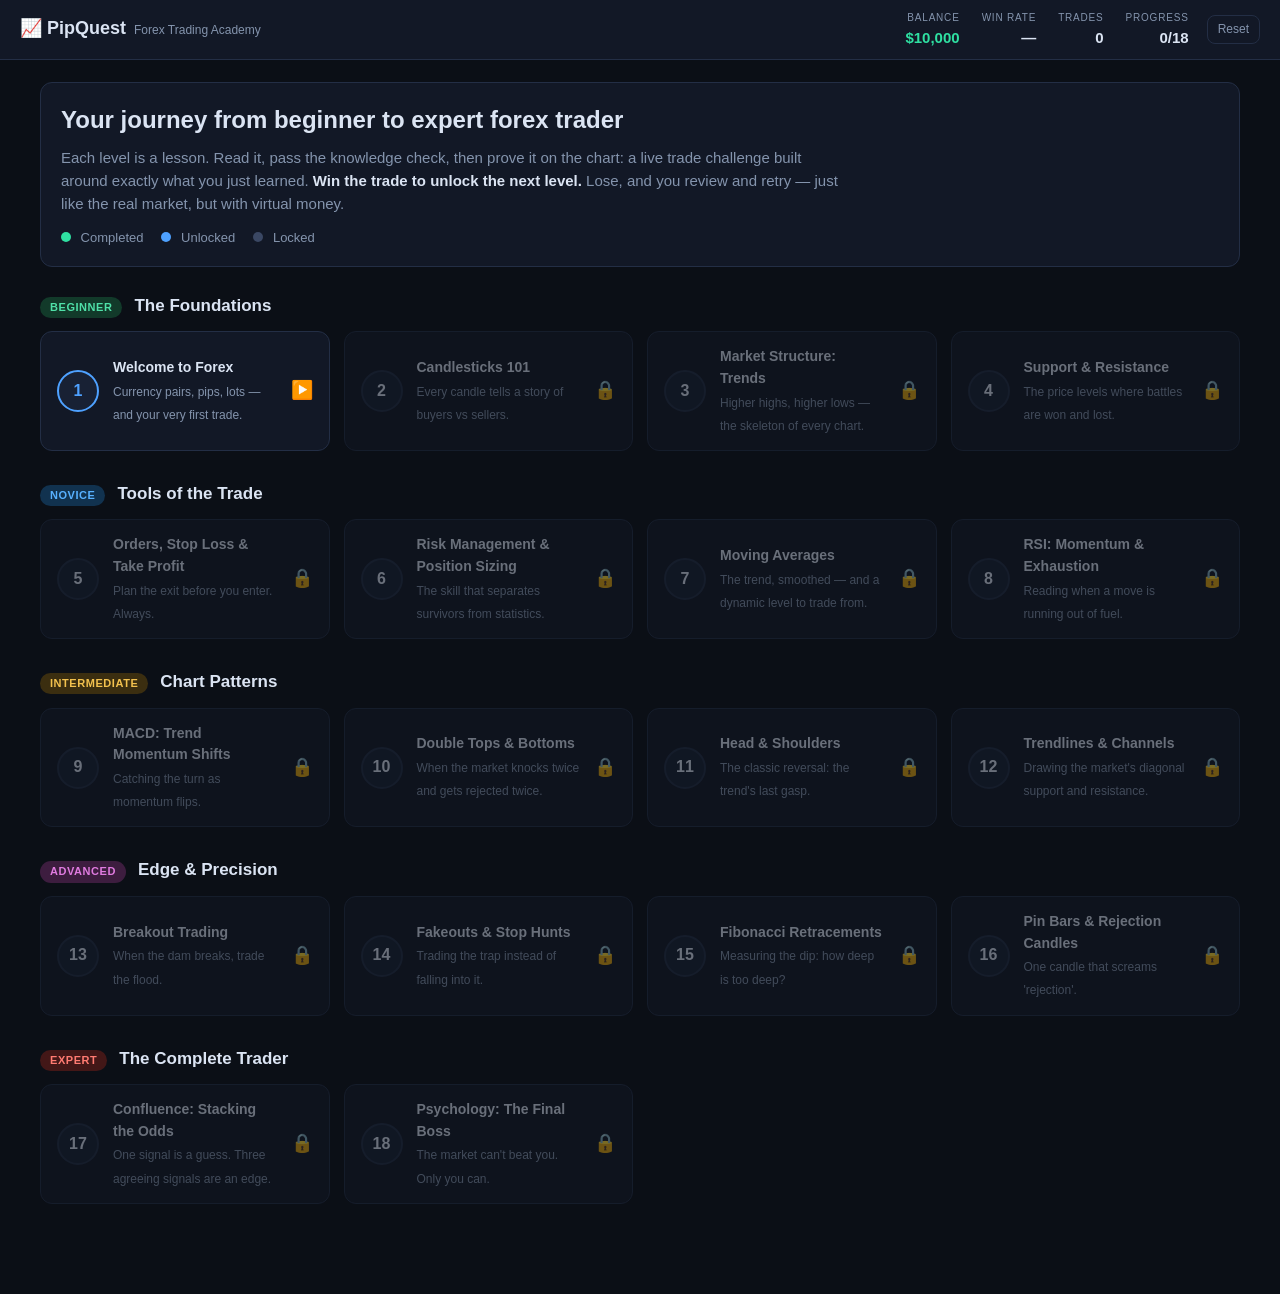
<file: forex-academy/index.html>
<!DOCTYPE html>
<html lang="en">
<head>
<meta charset="UTF-8">
<meta name="viewport" content="width=device-width, initial-scale=1.0">
<title>PipQuest — Forex Trading Academy</title>
<link rel="icon" href="data:image/svg+xml,<svg xmlns='http://www.w3.org/2000/svg' viewBox='0 0 100 100'><text y='.9em' font-size='90'>📈</text></svg>">
<link rel="stylesheet" href="css/style.css">
</head>
<body>

<header class="topbar">
  <div class="brand">📈 <b>PipQuest</b><span>Forex Trading Academy</span></div>
  <div class="hstats">
    <div class="hstat"><label>Balance</label><b id="hud-balance">$10,000</b></div>
    <div class="hstat"><label>Win rate</label><b id="hud-winrate">—</b></div>
    <div class="hstat"><label>Trades</label><b id="hud-trades">0</b></div>
    <div class="hstat"><label>Progress</label><b id="hud-progress">0/18</b></div>
  </div>
  <button id="btn-reset" class="ghost small" title="Reset all progress">Reset</button>
</header>

<main>

  <!-- ============ LEVEL MAP ============ -->
  <section id="view-map" class="view active">
    <div class="map-intro card">
      <h1>Your journey from beginner to expert forex trader</h1>
      <p>Each level is a lesson. Read it, pass the knowledge check, then prove it on the chart:
      a live trade challenge built around exactly what you just learned.
      <b>Win the trade to unlock the next level.</b> Lose, and you review and retry —
      just like the real market, but with virtual money.</p>
      <div class="legend">
        <span><i class="dot done"></i> Completed</span>
        <span><i class="dot open"></i> Unlocked</span>
        <span><i class="dot lock"></i> Locked</span>
      </div>
    </div>
    <div id="map-tiers"></div>
    <div id="practice-slot"></div>
  </section>

  <!-- ============ LESSON ============ -->
  <section id="view-lesson" class="view">
    <div class="viewbar"><button class="ghost" id="btn-back-map">← Level map</button></div>
    <div class="lesson-wrap">
      <div class="lesson-head">
        <span class="lvl-chip" id="lesson-chip"></span>
        <h1 id="lesson-title"></h1>
        <p class="sub" id="lesson-sub"></p>
      </div>
      <article id="lesson-content" class="card lesson-body"></article>
      <div id="quiz-box" class="card"></div>
      <div class="card mission-card">
        <h3>🎯 Your mission</h3>
        <p id="lesson-mission"></p>
        <button id="btn-start-challenge" class="primary big" disabled>Start Trading Challenge</button>
        <p class="muted" id="challenge-lock-note">Pass the knowledge check above to unlock the challenge.</p>
      </div>
    </div>
  </section>

  <!-- ============ GAME ============ -->
  <section id="view-game" class="view">
    <div class="game-top">
      <button class="ghost" id="btn-quit-game">← Exit challenge</button>
      <div class="game-title" id="game-title"></div>
      <div class="pair-chip" id="game-pair"></div>
    </div>
    <div class="game-grid">
      <div class="chart-col card">
        <canvas id="chart"></canvas>
        <canvas id="pane" class="hidden"></canvas>
      </div>
      <aside class="panel card">
        <div class="mission-mini" id="game-mission"></div>

        <div class="panel-sec">
          <label class="sec-label">1 · Direction</label>
          <div class="dir-row">
            <button id="btn-buy" class="dir buy">▲ BUY</button>
            <button id="btn-sell" class="dir sell">▼ SELL</button>
          </div>
        </div>

        <div class="panel-sec">
          <label class="sec-label">2 · Stop loss &amp; take profit <span class="muted">(drag lines on chart or edit)</span></label>
          <div class="order-grid">
            <div class="ofield"><label>Stop loss (pips)</label><input type="number" id="inp-sl" min="5" max="300" step="1"></div>
            <div class="ofield"><label>Take profit (pips)</label><input type="number" id="inp-tp" min="5" max="600" step="1"></div>
            <div class="ofield"><label>Risk per trade</label>
              <select id="sel-risk">
                <option value="0.005">0.5% of balance</option>
                <option value="0.01" selected>1% of balance</option>
                <option value="0.02">2% of balance</option>
              </select>
            </div>
            <div class="ofield readout">
              <div><label>Risk : Reward</label><b id="out-rr">—</b></div>
              <div><label>$ at risk</label><b id="out-risk">—</b></div>
            </div>
          </div>
        </div>

        <label class="toggle"><input type="checkbox" id="chk-analysis" checked> Show analysis overlay</label>

        <button id="btn-execute" class="primary big" disabled>3 · Execute trade</button>

        <div class="speed-row hidden" id="speed-row">
          <button class="ghost" id="btn-speed">Speed ×4</button>
          <button class="ghost" id="btn-skip">Skip to result ⏩</button>
        </div>
        <div class="trade-status" id="trade-status"></div>
      </aside>
    </div>
  </section>

</main>

<div id="modal" class="modal hidden"><div class="modal-card" id="modal-card"></div></div>

<script src="js/market.js"></script>
<script src="js/chart.js"></script>
<script src="js/lessons.js"></script>
<script src="js/app.js"></script>
</body>
</html>
</file>
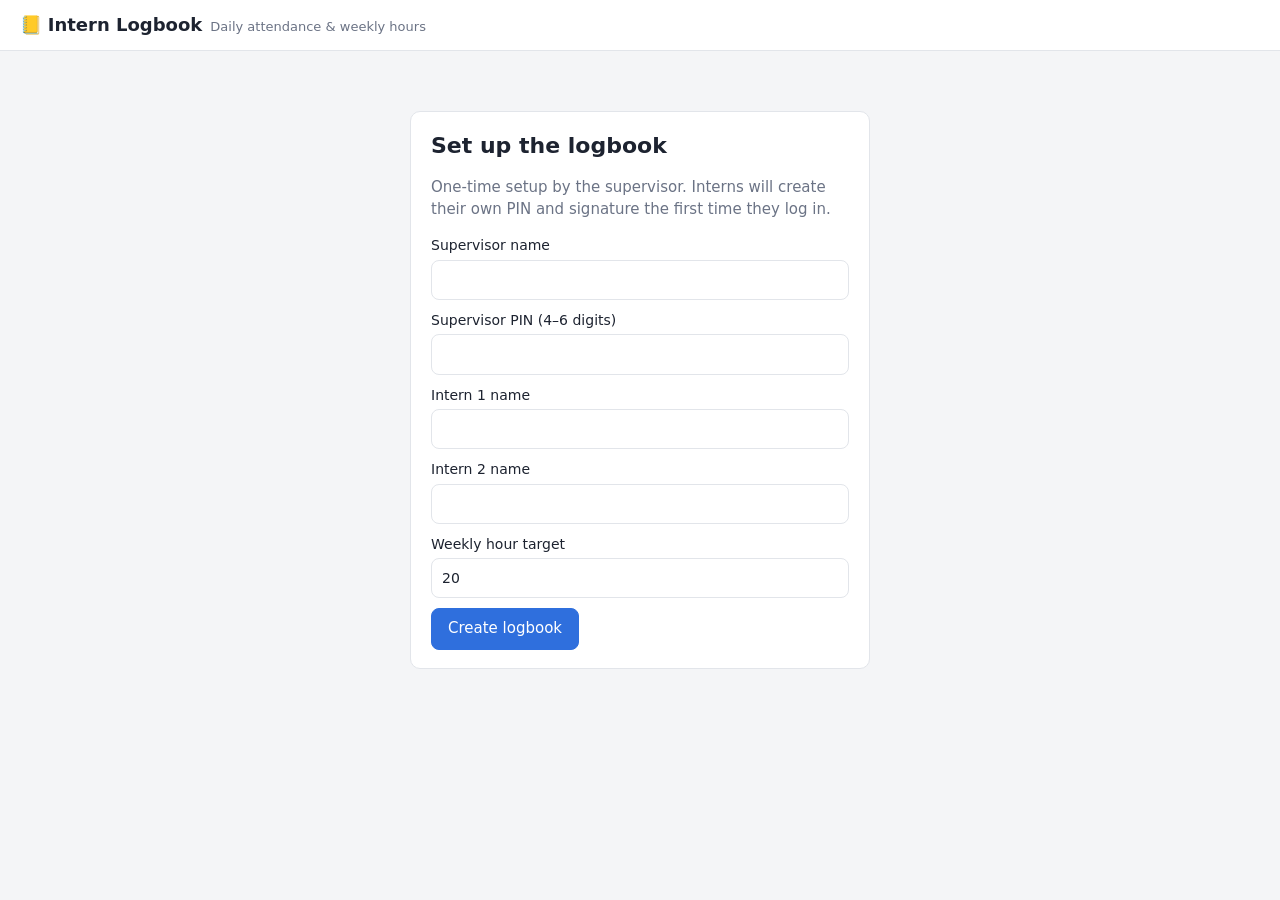
<file: intern-logbook/index.html>
<!DOCTYPE html>
<html lang="en">
<head>
<meta charset="UTF-8">
<meta name="viewport" content="width=device-width, initial-scale=1.0">
<title>Intern Logbook — Attendance</title>
<link rel="stylesheet" href="css/style.css">
</head>
<body>

<header class="topbar">
  <div class="brand">📒 <b>Intern Logbook</b><span>Daily attendance &amp; weekly hours</span></div>
  <div class="who" id="who"></div>
  <button id="btn-logout" class="ghost small hidden">Log out</button>
</header>

<main>

  <!-- ============ FIRST-RUN SETUP (supervisor) ============ -->
  <section id="view-setup" class="view">
    <div class="card narrow">
      <h1>Set up the logbook</h1>
      <p class="muted">One-time setup by the supervisor. Interns will create their own PIN and
      signature the first time they log in.</p>
      <form id="form-setup">
        <label>Supervisor name<input name="supName" required autocomplete="off"></label>
        <label>Supervisor PIN (4–6 digits)<input name="supPin" required inputmode="numeric" pattern="\d{4,6}" type="password"></label>
        <label>Intern 1 name<input name="intern1" required autocomplete="off"></label>
        <label>Intern 2 name<input name="intern2" required autocomplete="off"></label>
        <label>Weekly hour target<input name="target" type="number" min="1" max="80" step="0.5" value="20" required></label>
        <button class="primary" type="submit">Create logbook</button>
      </form>
    </div>
  </section>

  <!-- ============ LOGIN ============ -->
  <section id="view-login" class="view">
    <div class="card narrow">
      <h1>Who's logging in?</h1>
      <div id="login-people" class="people"></div>
      <form id="form-login" class="hidden">
        <p id="login-hint" class="muted"></p>
        <label>PIN<input name="pin" required inputmode="numeric" pattern="\d{4,6}" type="password" autocomplete="off"></label>
        <p id="login-error" class="error"></p>
        <div class="row">
          <button type="button" class="ghost" id="login-back">Back</button>
          <button class="primary" type="submit">Log in</button>
        </div>
      </form>
    </div>
  </section>

  <!-- ============ INTERN FIRST LOGIN: PIN + SIGNATURE ============ -->
  <section id="view-register" class="view">
    <div class="card narrow">
      <h1>Welcome, <span id="reg-name"></span>!</h1>
      <p class="muted">This is your first login. Create a PIN and add your signature — it will be
      stamped on every attendance entry you sign.</p>
      <form id="form-register">
        <label>Create a PIN (4–6 digits)<input name="pin" required inputmode="numeric" pattern="\d{4,6}" type="password" autocomplete="off"></label>
        <label>Confirm PIN<input name="pin2" required inputmode="numeric" pattern="\d{4,6}" type="password" autocomplete="off"></label>
        <div class="sig-label">Your signature <button type="button" class="ghost small" id="sig-clear">Clear</button></div>
        <canvas id="sig-pad" class="sig-pad" width="600" height="200"></canvas>
        <p class="muted small">Sign with your mouse, finger or stylus.</p>
        <p id="reg-error" class="error"></p>
        <div class="row">
          <button type="button" class="ghost" id="reg-cancel">Cancel</button>
          <button class="primary" type="submit">Save &amp; continue</button>
        </div>
      </form>
    </div>
  </section>

  <!-- ============ INTERN DASHBOARD ============ -->
  <section id="view-intern" class="view">
    <div class="grid2">
      <div class="card">
        <h2>Today · <span id="i-today"></span></h2>
        <div id="i-status" class="status"></div>
        <div class="row">
          <button class="primary big" id="btn-timein">Time in</button>
          <button class="primary big" id="btn-timeout">Time out</button>
        </div>
        <p class="muted small">Your saved signature is stamped on the entry when you time in.</p>
      </div>
      <div class="card">
        <h2>This week</h2>
        <div id="i-week"></div>
        <div class="sig-preview"><span class="muted small">Your signature on file</span><img id="i-sig" alt="signature"></div>
      </div>
    </div>
    <div class="card">
      <div class="card-head">
        <h2>My log</h2>
        <div class="weeknav">
          <button class="ghost small" data-week="-1">◀</button>
          <span id="i-weeklabel"></span>
          <button class="ghost small" data-week="1">▶</button>
        </div>
      </div>
      <div id="i-table"></div>
    </div>
  </section>

  <!-- ============ SUPERVISOR DASHBOARD ============ -->
  <section id="view-supervisor" class="view">
    <div class="card">
      <div class="card-head">
        <h2>Weekly summary</h2>
        <div class="weeknav">
          <button class="ghost small" data-week="-1">◀</button>
          <span id="s-weeklabel"></span>
          <button class="ghost small" data-week="1">▶</button>
          <button class="ghost small" id="s-thisweek">This week</button>
        </div>
      </div>
      <div id="s-summary" class="grid2"></div>
    </div>

    <div class="card">
      <div class="card-head">
        <h2>Attendance log</h2>
        <div class="row">
          <button class="primary small" id="s-add">+ Add entry</button>
          <button class="ghost small" id="s-csv">Export CSV</button>
          <button class="ghost small" id="s-print">Print</button>
        </div>
      </div>
      <div id="s-table"></div>
    </div>

    <details class="card settings">
      <summary>Settings</summary>
      <form id="form-settings">
        <label>Weekly hour target<input name="target" type="number" min="1" max="80" step="0.5" required></label>
        <button class="primary small" type="submit">Save</button>
      </form>
      <div id="s-interns"></div>
      <hr>
      <button class="danger small" id="s-wipe">Erase all logbook data</button>
    </details>
  </section>

</main>

<!-- ============ ENTRY DIALOG (supervisor add/edit) ============ -->
<dialog id="dlg-entry">
  <form id="form-entry" method="dialog">
    <h2 id="dlg-title">Add entry</h2>
    <label>Intern<select name="internId" required></select></label>
    <label>Date<input name="date" type="date" required></label>
    <div class="row">
      <label>Time in<input name="timeIn" type="time" required></label>
      <label>Time out<input name="timeOut" type="time"></label>
    </div>
    <label>Note (optional)<input name="note" autocomplete="off" maxlength="120"></label>
    <p class="muted small">Entries added by the supervisor stay unsigned until the intern signs them from their own login.</p>
    <p id="dlg-error" class="error"></p>
    <div class="row end">
      <button type="button" class="ghost" id="dlg-cancel">Cancel</button>
      <button class="primary" type="submit" value="save">Save</button>
    </div>
  </form>
</dialog>

<script src="js/app.js"></script>
</body>
</html>
</file>
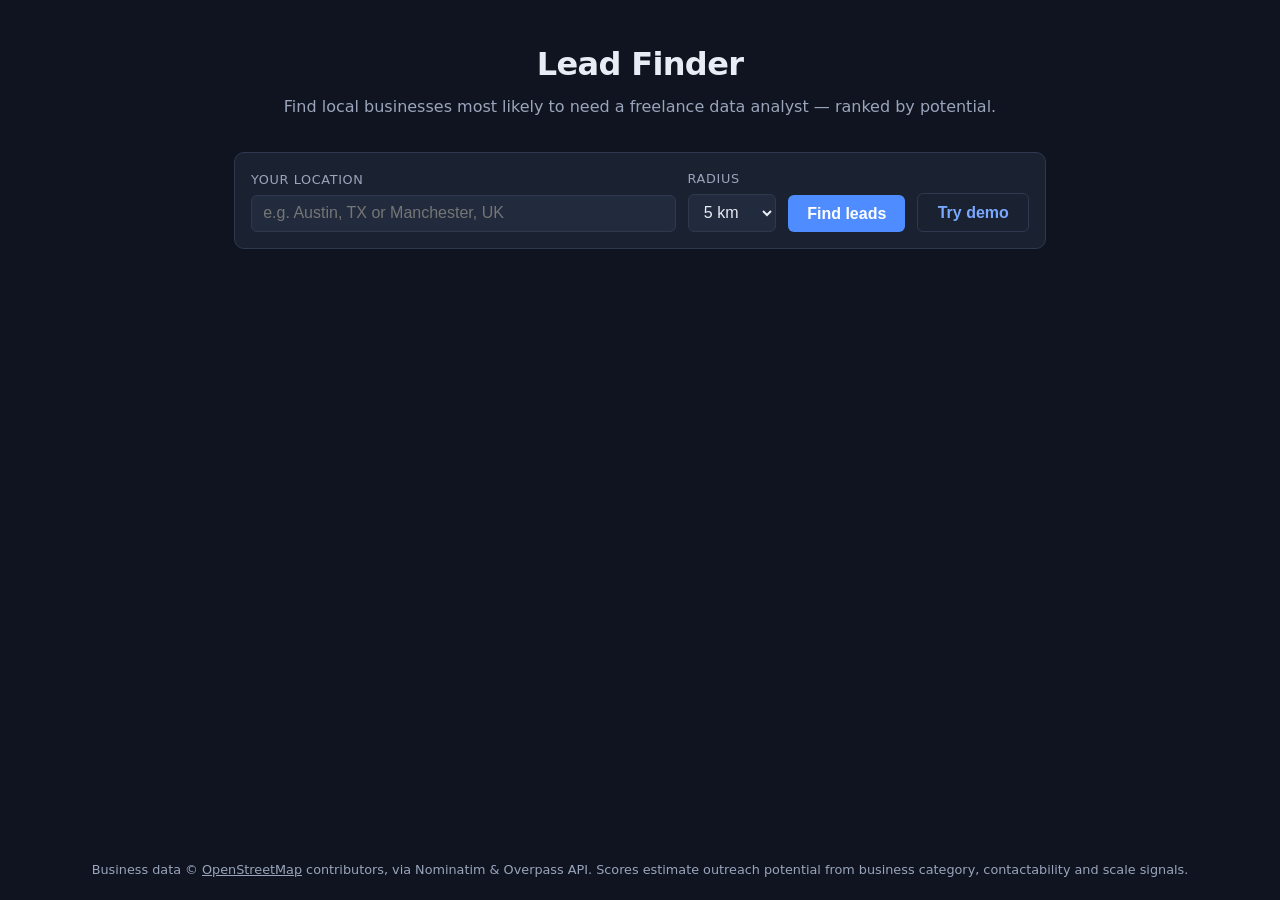
<file: lead-finder/static/index.html>
<!DOCTYPE html>
<html lang="en">
<head>
<meta charset="UTF-8">
<meta name="viewport" content="width=device-width, initial-scale=1.0">
<title>Lead Finder — cold-outreach targets for data analysts</title>
<link rel="icon" href="data:image/svg+xml,<svg xmlns=%22http://www.w3.org/2000/svg%22 viewBox=%220 0 100 100%22><text y=%22.9em%22 font-size=%2290%22>🎯</text></svg>">
<link rel="stylesheet" href="style.css">
</head>
<body>
<header>
  <h1>Lead Finder</h1>
  <p class="tagline">Find local businesses most likely to need a freelance data analyst — ranked by potential.</p>
</header>

<main>
  <form id="search-form" autocomplete="off">
    <div class="field grow">
      <label for="location">Your location</label>
      <input id="location" type="text" placeholder="e.g. Austin, TX or Manchester, UK" required>
    </div>
    <div class="field">
      <label for="radius">Radius</label>
      <select id="radius">
        <option value="2">2 km</option>
        <option value="5" selected>5 km</option>
        <option value="10">10 km</option>
        <option value="25">25 km</option>
      </select>
    </div>
    <button type="submit" id="search-btn">Find leads</button>
    <button type="button" id="demo-btn" class="secondary" title="Preview with sample data, no network needed">Try demo</button>
  </form>

  <div id="status" hidden></div>

  <section id="results" hidden>
    <div class="results-header">
      <h2 id="results-title"></h2>
      <button type="button" id="export-btn" class="secondary">Export CSV</button>
    </div>
    <ol id="lead-list"></ol>
  </section>
</main>

<footer>
  <p>Business data © <a href="https://www.openstreetmap.org/copyright" target="_blank" rel="noopener">OpenStreetMap</a> contributors,
  via Nominatim &amp; Overpass API. Scores estimate outreach potential from business category, contactability and scale signals.</p>
</footer>

<script src="app.js"></script>
</body>
</html>
</file>
<file: forex-academy/css/style.css>
/* ============ PipQuest — dark trading theme ============ */
* { box-sizing: border-box; margin: 0; padding: 0; }
:root {
  --bg: #0b0f16;
  --panel: #121826;
  --panel2: #182134;
  --border: #232e45;
  --text: #dbe4f3;
  --muted: #8494ad;
  --accent: #4ea1ff;
  --green: #26a69a;
  --green-bright: #2fe0a2;
  --red: #ef5350;
  --gold: #f2c14e;
}
html, body { height: 100%; }
body {
  background: var(--bg);
  color: var(--text);
  font-family: -apple-system, BlinkMacSystemFont, "Segoe UI", Roboto, "Helvetica Neue", Arial, sans-serif;
  font-size: 15px;
  line-height: 1.55;
}
button { font: inherit; cursor: pointer; color: inherit; }
input, select { font: inherit; }
.hidden { display: none !important; }
.muted { color: var(--muted); font-size: 0.86em; }

/* ---------- top bar ---------- */
.topbar {
  display: flex; align-items: center; flex-wrap: wrap; gap: 10px 18px;
  padding: 10px 20px;
  background: var(--panel);
  border-bottom: 1px solid var(--border);
  position: sticky; top: 0; z-index: 20;
}
.brand { font-size: 18px; white-space: nowrap; }
.brand b { margin-right: 8px; }
.brand span { color: var(--muted); font-size: 12px; }
.hstats { display: flex; flex-wrap: wrap; gap: 8px 22px; margin-left: auto; }
.hstat { text-align: right; }
.hstat label { display: block; font-size: 10px; text-transform: uppercase; letter-spacing: 0.08em; color: var(--muted); }
.hstat b { font-size: 15px; }
.hstat b.pos { color: var(--green-bright); }
.hstat b.neg { color: var(--red); }

/* ---------- buttons ---------- */
.primary {
  background: linear-gradient(180deg, #3f8ef0, #2f6fd0);
  border: 1px solid #5aa2ff44;
  color: #fff; border-radius: 8px;
  padding: 8px 16px; font-weight: 600;
}
.primary:hover:not(:disabled) { filter: brightness(1.12); }
.primary:disabled { opacity: 0.45; cursor: not-allowed; }
.primary.big { width: 100%; padding: 12px; font-size: 16px; margin-top: 8px; }
.ghost {
  background: transparent; border: 1px solid var(--border);
  border-radius: 8px; padding: 6px 12px; color: var(--muted);
}
.ghost:hover { color: var(--text); border-color: var(--accent); }
.ghost.small { font-size: 12px; padding: 4px 10px; }

/* ---------- layout ---------- */
main { max-width: 1240px; margin: 0 auto; padding: 22px 20px 60px; }
.view { display: none; }
.view.active { display: block; }
.card {
  background: var(--panel);
  border: 1px solid var(--border);
  border-radius: 12px;
  padding: 18px 20px;
}
.viewbar { margin-bottom: 14px; }

/* ---------- level map ---------- */
.map-intro { margin-bottom: 26px; }
.map-intro h1 { font-size: 24px; margin-bottom: 8px; }
.map-intro p { color: var(--muted); max-width: 780px; }
.map-intro b { color: var(--text); }
.legend { display: flex; gap: 18px; margin-top: 12px; font-size: 13px; color: var(--muted); }
.legend .dot { display: inline-block; width: 10px; height: 10px; border-radius: 50%; margin-right: 6px; }
.dot.done { background: var(--green-bright); }
.dot.open { background: var(--accent); }
.dot.lock { background: #3a4763; }

.tier { margin-bottom: 30px; }
.tier-head { display: flex; align-items: baseline; gap: 12px; margin-bottom: 12px; }
.tier-head h2 { font-size: 17px; }
.tier-head .tier-tag { font-size: 11px; padding: 2px 10px; border-radius: 20px; font-weight: 700; letter-spacing: 0.05em; }
.tier-grid { display: grid; grid-template-columns: repeat(auto-fill, minmax(255px, 1fr)); gap: 14px; }

.level-card {
  background: var(--panel); border: 1px solid var(--border);
  border-radius: 12px; padding: 14px 16px;
  display: flex; gap: 14px; align-items: center;
  text-align: left; width: 100%;
  transition: transform 0.12s, border-color 0.12s;
}
.level-card:hover:not(.locked) { transform: translateY(-2px); border-color: var(--accent); }
.level-card.locked { opacity: 0.45; cursor: not-allowed; }
.level-card.done { border-color: #1d6f5a; }
.level-num {
  flex: 0 0 42px; height: 42px; border-radius: 50%;
  display: flex; align-items: center; justify-content: center;
  font-weight: 800; font-size: 16px;
  background: var(--panel2); border: 2px solid var(--border);
}
.level-card.done .level-num { background: #103528; border-color: var(--green-bright); color: var(--green-bright); }
.level-card.open .level-num { border-color: var(--accent); color: var(--accent); }
.level-info { min-width: 0; }
.level-info b { display: block; font-size: 14px; }
.level-info span { font-size: 12px; color: var(--muted); }
.level-state { margin-left: auto; font-size: 18px; }

/* ---------- lesson ---------- */
.lesson-wrap { max-width: 860px; margin: 0 auto; }
.lesson-head { margin-bottom: 18px; }
.lvl-chip {
  display: inline-block; font-size: 11px; font-weight: 700;
  padding: 3px 12px; border-radius: 20px; letter-spacing: 0.05em;
  margin-bottom: 10px;
}
.lesson-head h1 { font-size: 26px; }
.lesson-head .sub { color: var(--muted); margin-top: 4px; }

.lesson-body { margin-bottom: 18px; }
.lesson-body h3 { margin: 20px 0 8px; font-size: 16px; color: var(--accent); }
.lesson-body h3:first-child { margin-top: 0; }
.lesson-body p { margin-bottom: 10px; }
.lesson-body ul, .lesson-body ol { margin: 0 0 12px 22px; }
.lesson-body li { margin-bottom: 5px; }
.lesson-body b { color: #fff; }
.lesson-body .callout {
  background: var(--panel2); border-left: 3px solid var(--gold);
  padding: 10px 14px; border-radius: 0 8px 8px 0; margin: 12px 0;
  font-size: 14px;
}
.lesson-body table { border-collapse: collapse; margin: 10px 0 14px; font-size: 14px; }
.lesson-body th, .lesson-body td { border: 1px solid var(--border); padding: 6px 12px; text-align: left; }
.lesson-body th { background: var(--panel2); }
.lesson-body code { background: var(--panel2); padding: 1px 6px; border-radius: 4px; font-size: 13px; }

/* quiz */
#quiz-box { margin-bottom: 18px; }
#quiz-box h3 { margin-bottom: 4px; }
#quiz-box .qhint { color: var(--muted); font-size: 13px; margin-bottom: 14px; }
.quiz-q { margin-bottom: 16px; }
.quiz-q > b { display: block; margin-bottom: 8px; }
.quiz-opt {
  display: block; padding: 8px 12px; margin-bottom: 6px;
  background: var(--panel2); border: 1px solid var(--border);
  border-radius: 8px; cursor: pointer; font-size: 14px;
}
.quiz-opt:hover { border-color: var(--accent); }
.quiz-opt input { margin-right: 10px; }
.quiz-opt.correct { border-color: var(--green-bright); background: #10352844; }
.quiz-opt.wrong { border-color: var(--red); background: #4a1d1d44; }
.quiz-result { font-weight: 700; margin-top: 8px; }
.quiz-result.pass { color: var(--green-bright); }
.quiz-result.fail { color: var(--red); }
.quiz-passed-banner { color: var(--green-bright); font-weight: 700; }

.mission-card h3 { margin-bottom: 6px; }
.mission-card p { color: var(--muted); }

/* ---------- game ---------- */
.game-top { display: flex; align-items: center; gap: 16px; margin-bottom: 14px; }
.game-title { font-weight: 700; }
.pair-chip {
  margin-left: auto; font-weight: 700; font-size: 14px;
  background: var(--panel2); border: 1px solid var(--border);
  padding: 4px 14px; border-radius: 20px;
}
.game-grid { display: grid; grid-template-columns: 1fr 320px; gap: 16px; align-items: start; }
.chart-col { padding: 8px; }
#chart { width: 100%; height: 480px; display: block; }
#pane { width: 100%; height: 110px; display: block; border-top: 1px solid var(--border); margin-top: 4px; }

.panel { padding: 16px; }
.mission-mini {
  font-size: 13px; color: var(--muted);
  background: var(--panel2); border-radius: 8px; padding: 10px 12px;
  margin-bottom: 14px; border-left: 3px solid var(--gold);
}
.panel-sec { margin-bottom: 14px; }
.sec-label { display: block; font-size: 12px; font-weight: 700; text-transform: uppercase; letter-spacing: 0.06em; color: var(--muted); margin-bottom: 8px; }
.dir-row { display: grid; grid-template-columns: 1fr 1fr; gap: 10px; }
.dir {
  padding: 10px; border-radius: 8px; font-weight: 800; font-size: 15px;
  border: 2px solid var(--border); background: var(--panel2); color: var(--muted);
}
.dir.buy.sel { border-color: var(--green-bright); color: var(--green-bright); background: #10352866; }
.dir.sell.sel { border-color: var(--red); color: var(--red); background: #4a1d1d44; }
.dir:disabled { opacity: 0.6; cursor: not-allowed; }

.order-grid { display: grid; grid-template-columns: 1fr 1fr; gap: 10px; }
.ofield label { display: block; font-size: 11px; color: var(--muted); margin-bottom: 3px; }
.ofield input, .ofield select {
  width: 100%; background: var(--panel2); color: var(--text);
  border: 1px solid var(--border); border-radius: 6px; padding: 6px 8px;
}
.ofield input:disabled, .ofield select:disabled { opacity: 0.5; }
.ofield.readout { grid-column: span 2; display: flex; gap: 24px; }
.ofield.readout b { font-size: 15px; }
.ofield.readout b.bad { color: var(--red); }
.toggle { display: flex; align-items: center; gap: 8px; font-size: 13px; color: var(--muted); margin: 6px 0; cursor: pointer; }

.speed-row { display: flex; gap: 10px; margin-top: 10px; }
.speed-row .ghost { flex: 1; }
.trade-status { margin-top: 12px; font-size: 14px; min-height: 22px; font-weight: 600; }
.trade-status .pos { color: var(--green-bright); }
.trade-status .neg { color: var(--red); }

/* ---------- modal ---------- */
.modal {
  position: fixed; inset: 0; background: #000a;
  display: flex; align-items: center; justify-content: center; z-index: 50;
}
.modal-card {
  background: var(--panel); border: 1px solid var(--border);
  border-radius: 16px; padding: 28px 30px; width: min(480px, 92vw);
  text-align: center; animation: pop 0.25s ease;
}
@keyframes pop { from { transform: scale(0.9); opacity: 0; } to { transform: scale(1); opacity: 1; } }
.modal-card .big-emoji { font-size: 46px; margin-bottom: 8px; }
.modal-card h2 { font-size: 24px; margin-bottom: 6px; }
.modal-card h2.win { color: var(--green-bright); }
.modal-card h2.loss { color: var(--red); }
.modal-card .rstats { display: flex; justify-content: center; gap: 26px; margin: 16px 0; }
.modal-card .rstats div { text-align: center; }
.modal-card .rstats label { display: block; font-size: 11px; color: var(--muted); text-transform: uppercase; }
.modal-card .rstats b { font-size: 17px; }
.modal-card .hint {
  background: var(--panel2); border-radius: 8px; padding: 10px 14px;
  font-size: 13px; color: var(--muted); text-align: left; margin: 12px 0;
  border-left: 3px solid var(--gold);
}
.modal-card .btn-row { display: flex; gap: 10px; margin-top: 16px; }
.modal-card .btn-row button { flex: 1; padding: 10px; }

/* practice card */
.practice-card { border-color: #6b5a1d; margin-top: 8px; }
.practice-card .level-num { border-color: var(--gold); color: var(--gold); }

/* tier colors */
.t-beginner    { background: #123a2a; color: #4fe0a8; }
.t-novice      { background: #11324f; color: #58b1ff; }
.t-intermediate{ background: #3b2e10; color: #f2c14e; }
.t-advanced    { background: #3d1d3f; color: #e07be0; }
.t-expert      { background: #431717; color: #ff7b72; }

@media (max-width: 900px) {
  .game-grid { grid-template-columns: 1fr; }
  .hstats { gap: 8px 14px; }
  #chart { height: 380px; }
}
@media (max-width: 620px) {
  main { padding: 16px 12px 44px; }
  .topbar { padding: 8px 12px; gap: 6px 12px; }
  .brand { font-size: 16px; flex: 1 1 auto; }
  .brand span { display: none; }
  .hstats { flex: 1 1 100%; margin-left: 0; justify-content: space-between; gap: 6px 10px; }
  .hstat { text-align: left; }
  .hstat b { font-size: 13px; }
  #btn-reset { order: 2; }
  .game-top { flex-wrap: wrap; gap: 8px 12px; }
  .pair-chip { margin-left: 0; }
  .order-grid { grid-template-columns: 1fr; }
  .ofield.readout { grid-column: auto; }
  #chart { height: 320px; }
  .modal-card .rstats { gap: 14px; flex-wrap: wrap; }
  .modal-card .btn-row { flex-direction: column; }
  .lesson-body table { display: block; overflow-x: auto; }
}
</file>
<file: intern-logbook/css/style.css>
:root {
  --bg: #f4f5f7;
  --card: #ffffff;
  --ink: #1d2330;
  --muted: #6b7385;
  --line: #e2e5ea;
  --accent: #2f6fdd;
  --accent-ink: #ffffff;
  --good: #1f9d55;
  --warn: #d98a00;
  --bad: #d64545;
  --radius: 10px;
}

* { box-sizing: border-box; }

body {
  margin: 0;
  font: 15px/1.45 system-ui, -apple-system, "Segoe UI", Roboto, sans-serif;
  background: var(--bg);
  color: var(--ink);
}

.topbar {
  display: flex;
  align-items: center;
  gap: 16px;
  padding: 12px 20px;
  background: var(--card);
  border-bottom: 1px solid var(--line);
}
.brand { font-size: 18px; }
.brand span { color: var(--muted); font-size: 13px; margin-left: 8px; }
.who { margin-left: auto; color: var(--muted); font-size: 14px; }

main { max-width: 1000px; margin: 0 auto; padding: 20px 16px 60px; }

.view { display: none; }
.view.active { display: block; }
.hidden { display: none !important; }

.card {
  background: var(--card);
  border: 1px solid var(--line);
  border-radius: var(--radius);
  padding: 18px 20px;
  margin-bottom: 16px;
}
.card.narrow { max-width: 460px; margin: 40px auto; }
.card-head { display: flex; flex-wrap: wrap; align-items: center; justify-content: space-between; gap: 10px; margin-bottom: 10px; }
.card-head h2 { margin: 0; }

h1 { font-size: 22px; margin: 0 0 8px; }
h2 { font-size: 17px; margin: 0 0 12px; }

.grid2 { display: grid; grid-template-columns: repeat(auto-fit, minmax(280px, 1fr)); gap: 16px; }
.grid2 > .card { margin-bottom: 0; }
#view-intern > .grid2 { margin-bottom: 16px; }

.muted { color: var(--muted); }
.small { font-size: 13px; }
.error { color: var(--bad); min-height: 1em; margin: 6px 0; font-size: 14px; }

label { display: block; margin: 10px 0; font-size: 14px; font-weight: 500; }
label input, label select {
  display: block;
  width: 100%;
  margin-top: 4px;
  padding: 9px 10px;
  font: inherit;
  border: 1px solid var(--line);
  border-radius: 8px;
  background: #fff;
  color: var(--ink);
}
.row { display: flex; gap: 10px; flex-wrap: wrap; align-items: center; }
.row > label { flex: 1; min-width: 120px; }
.row.end { justify-content: flex-end; }

button {
  font: inherit;
  cursor: pointer;
  border-radius: 8px;
  padding: 9px 16px;
  border: 1px solid var(--line);
  background: #fff;
  color: var(--ink);
}
button:disabled { opacity: .45; cursor: not-allowed; }
button.primary { background: var(--accent); border-color: var(--accent); color: var(--accent-ink); }
button.ghost { background: transparent; }
button.danger { background: var(--bad); border-color: var(--bad); color: #fff; }
button.small { padding: 5px 10px; font-size: 13px; }
button.big { flex: 1; padding: 14px; font-size: 16px; }
button.link { border: none; background: none; padding: 2px 4px; color: var(--accent); font-size: 13px; }
button.link.bad { color: var(--bad); }

.people { display: grid; gap: 10px; }
.people button { text-align: left; padding: 12px 14px; display: flex; justify-content: space-between; align-items: center; }
.people .role { color: var(--muted); font-size: 12px; }

.sig-label { display: flex; justify-content: space-between; align-items: center; font-size: 14px; font-weight: 500; margin-top: 10px; }
.sig-pad {
  width: 100%;
  height: 150px;
  margin-top: 6px;
  border: 1px dashed var(--muted);
  border-radius: 8px;
  background: #fff;
  touch-action: none;
  cursor: crosshair;
}
.sig-preview { margin-top: 14px; display: flex; flex-direction: column; gap: 4px; }
.sig-preview img { max-width: 220px; height: 60px; object-fit: contain; object-position: left; border-bottom: 1px solid var(--line); }
img.sig { height: 34px; max-width: 120px; object-fit: contain; vertical-align: middle; }

.status { font-size: 15px; margin-bottom: 14px; }

.weeknav { display: flex; gap: 6px; align-items: center; font-size: 14px; }

.progress { height: 12px; background: var(--line); border-radius: 99px; overflow: hidden; margin: 8px 0 6px; }
.progress > div { height: 100%; background: var(--accent); border-radius: 99px; transition: width .3s; }
.progress.done > div { background: var(--good); }
.hours-big { font-size: 26px; font-weight: 700; }
.hours-big small { font-size: 14px; font-weight: 400; color: var(--muted); }

.summary-card { border: 1px solid var(--line); border-radius: var(--radius); padding: 14px 16px; }
.summary-card h3 { margin: 0 0 4px; font-size: 15px; }

.badge { display: inline-block; padding: 2px 8px; border-radius: 99px; font-size: 12px; font-weight: 600; }
.badge.good { background: #e3f5ea; color: var(--good); }
.badge.warn { background: #fff3db; color: var(--warn); }
.badge.bad { background: #fde8e8; color: var(--bad); }

.table-wrap { overflow-x: auto; }
table { width: 100%; border-collapse: collapse; font-size: 14px; }
th, td { text-align: left; padding: 8px 10px; border-bottom: 1px solid var(--line); white-space: nowrap; vertical-align: middle; }
th { font-size: 12px; text-transform: uppercase; letter-spacing: .03em; color: var(--muted); font-weight: 600; }
tfoot td { font-weight: 700; border-bottom: none; }
td.num, th.num { text-align: right; font-variant-numeric: tabular-nums; }
.empty { color: var(--muted); padding: 14px 0; }

.settings summary { cursor: pointer; font-weight: 600; }
.settings form { max-width: 260px; }
.settings hr { border: none; border-top: 1px solid var(--line); margin: 16px 0; }
.intern-row { display: flex; gap: 10px; align-items: center; padding: 6px 0; font-size: 14px; }

dialog { border: none; border-radius: var(--radius); padding: 20px 22px; width: min(440px, 92vw); box-shadow: 0 10px 40px rgba(0,0,0,.2); }
dialog::backdrop { background: rgba(20, 25, 35, .45); }

@media (max-width: 560px) {
  .brand span { display: none; }
  .topbar { padding: 10px 14px; }
  .brand { white-space: nowrap; font-size: 16px; }
  .who { font-size: 12px; text-align: right; }
}

@media print {
  .topbar, .weeknav button, .card-head .row, .settings, #s-thisweek, td .link { display: none !important; }
  body { background: #fff; }
  .card { border: none; padding: 0; }
  main { padding: 0; }
}
</file>
<file: lead-finder/static/style.css>
:root {
  --bg: #0f1420;
  --surface: #1a2130;
  --surface-2: #222b3d;
  --border: #2e3950;
  --text: #e8ecf4;
  --text-dim: #9aa5bb;
  --accent: #4f8cff;
  --accent-strong: #79a8ff;
  --good: #34c98e;
  --mid: #e8b23d;
  --low: #8b93a6;
  --radius: 10px;
  font-size: 16px;
}

* { box-sizing: border-box; margin: 0; }

body {
  background: var(--bg);
  color: var(--text);
  font-family: "Segoe UI", system-ui, -apple-system, sans-serif;
  line-height: 1.55;
  min-height: 100vh;
  display: flex;
  flex-direction: column;
}

header { padding: 2.5rem 1.5rem 1rem; text-align: center; }
header h1 { font-size: 2rem; letter-spacing: -0.02em; }
.tagline { color: var(--text-dim); margin-top: 0.35rem; }

main { width: min(860px, 100%); margin: 0 auto; padding: 1rem 1.5rem 3rem; flex: 1; }

/* ---- search form ---- */
#search-form {
  display: flex; flex-wrap: wrap; gap: 0.75rem; align-items: flex-end;
  background: var(--surface); border: 1px solid var(--border);
  border-radius: var(--radius); padding: 1rem;
}
.field { display: flex; flex-direction: column; gap: 0.3rem; }
.field.grow { flex: 1 1 240px; }
label { font-size: 0.8rem; color: var(--text-dim); text-transform: uppercase; letter-spacing: 0.05em; }
input, select {
  background: var(--surface-2); color: var(--text);
  border: 1px solid var(--border); border-radius: 6px;
  padding: 0.55rem 0.7rem; font-size: 1rem;
}
input:focus, select:focus { outline: 2px solid var(--accent); outline-offset: 1px; }

button {
  background: var(--accent); color: #fff; border: none; border-radius: 6px;
  padding: 0.6rem 1.2rem; font-size: 1rem; font-weight: 600; cursor: pointer;
}
button:hover { background: var(--accent-strong); }
button:disabled { opacity: 0.55; cursor: wait; }
button.secondary {
  background: transparent; color: var(--accent-strong);
  border: 1px solid var(--border);
}
button.secondary:hover { border-color: var(--accent); background: var(--surface-2); }

/* ---- status / notices ---- */
#status {
  margin-top: 1rem; padding: 0.8rem 1rem; border-radius: var(--radius);
  background: var(--surface); border: 1px solid var(--border); color: var(--text-dim);
}
#status.error { border-color: #b3494f; color: #f2a6ab; }
#status.notice { border-color: var(--mid); color: var(--mid); }

/* ---- results ---- */
#results { margin-top: 1.5rem; }
.results-header { display: flex; justify-content: space-between; align-items: center; gap: 1rem; flex-wrap: wrap; }
.results-header h2 { font-size: 1.1rem; font-weight: 600; color: var(--text-dim); }

#lead-list { list-style: none; padding: 0; margin-top: 1rem; display: flex; flex-direction: column; gap: 0.8rem; }

.lead {
  background: var(--surface); border: 1px solid var(--border);
  border-radius: var(--radius); padding: 1rem 1.1rem;
  display: grid; grid-template-columns: 2.4rem 1fr auto; gap: 0.35rem 0.9rem;
}
.lead .rank { grid-row: span 2; font-size: 1.15rem; font-weight: 700; color: var(--text-dim); align-self: start; padding-top: 0.1rem; }
.lead .name { font-weight: 650; font-size: 1.05rem; }
.lead .name a { color: var(--accent-strong); text-decoration: none; }
.lead .name a:hover { text-decoration: underline; }
.lead .meta { color: var(--text-dim); font-size: 0.88rem; grid-column: 2; }

.scorebox { text-align: right; grid-row: span 2; min-width: 110px; }
.score-num { font-weight: 700; font-size: 1.15rem; }
.score-bar { height: 6px; background: var(--surface-2); border-radius: 3px; margin-top: 0.35rem; overflow: hidden; }
.score-bar > span { display: block; height: 100%; border-radius: 3px; }
.score-hi > span { background: var(--good); }
.score-md > span { background: var(--mid); }
.score-lo > span { background: var(--low); }

.contacts { grid-column: 2 / 4; display: flex; flex-wrap: wrap; gap: 0.4rem 0.9rem; font-size: 0.88rem; margin-top: 0.2rem; }
.contacts a, .contacts span { color: var(--text-dim); text-decoration: none; }
.contacts a:hover { color: var(--accent-strong); }

.reasons { grid-column: 2 / 4; margin-top: 0.35rem; padding-left: 1.1rem; color: var(--text-dim); font-size: 0.88rem; }
.reasons li + li { margin-top: 0.1rem; }

footer { padding: 1.25rem; text-align: center; color: var(--text-dim); font-size: 0.8rem; }
footer a { color: var(--text-dim); }

@media (max-width: 560px) {
  .lead { grid-template-columns: 1fr auto; }
  .lead .rank { display: none; }
  .lead .meta, .contacts, .reasons { grid-column: 1 / 3; }
}
</file>
